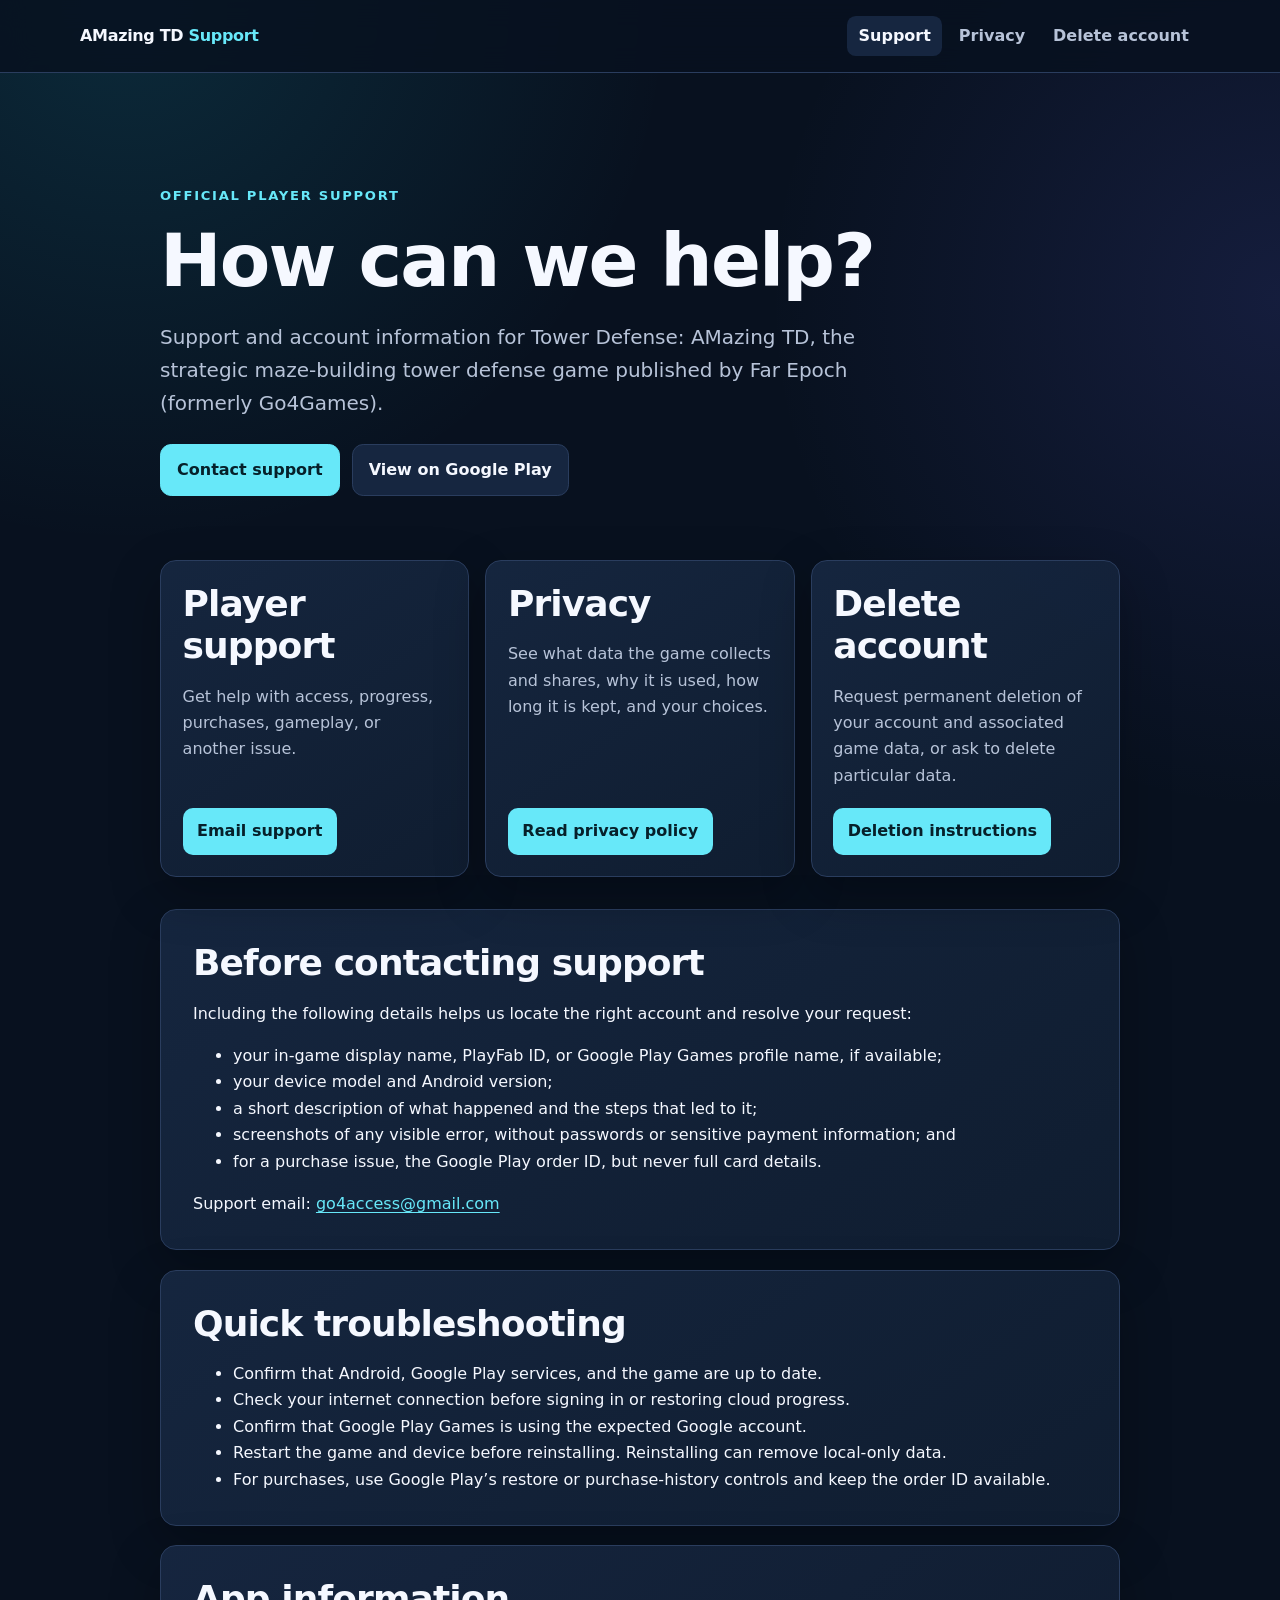
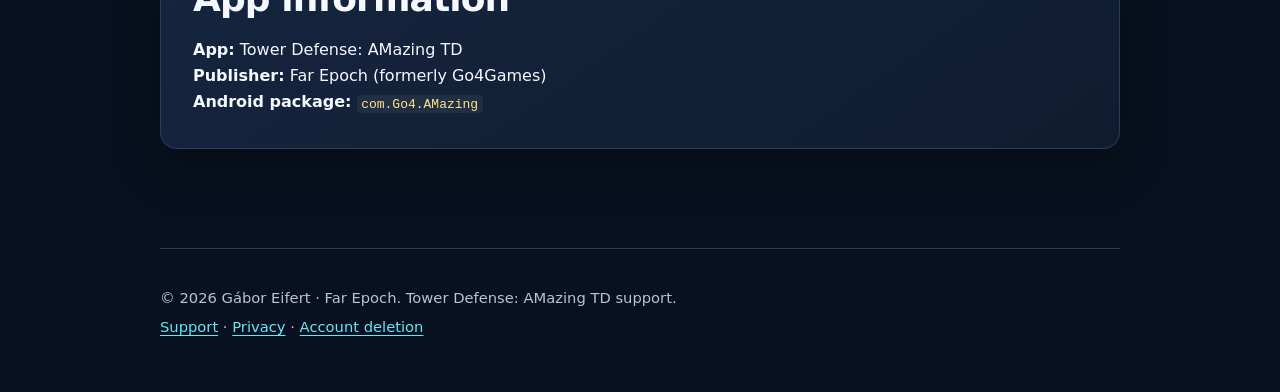
<file: index.html>
<!doctype html>
<html lang="en">
<head>
  <meta charset="utf-8">
  <meta name="viewport" content="width=device-width, initial-scale=1">
  <title>Support — Tower Defense: AMazing TD</title>
  <meta name="description" content="Official support, privacy, and account deletion information for Tower Defense: AMazing TD.">
  <link rel="canonical" href="https://gabhook.github.io/amazing-td-support/">
  <link rel="stylesheet" href="styles.css">
</head>
<body>
  <a class="skip-link" href="#content">Skip to content</a>
  <header class="site-header">
    <nav class="nav" aria-label="Primary navigation">
      <a class="brand" href="index.html">AMazing TD <span>Support</span></a>
      <div class="nav-links">
        <a href="index.html" aria-current="page">Support</a>
        <a href="privacy.html">Privacy</a>
        <a href="account-deletion.html">Delete account</a>
      </div>
    </nav>
  </header>

  <main id="content">
    <div class="hero">
      <p class="eyebrow">Official player support</p>
      <h1>How can we help?</h1>
      <p class="lede">Support and account information for Tower Defense: AMazing TD, the strategic maze-building tower defense game published by Far Epoch (formerly Go4Games).</p>
      <div class="button-row">
        <a class="button primary" href="mailto:go4access@gmail.com?subject=AMazing%20TD%20support">Contact support</a>
        <a class="button" href="https://play.google.com/store/apps/details?id=com.Go4.AMazing">View on Google Play</a>
      </div>
    </div>

    <section aria-label="Support options">
      <div class="grid">
        <article class="card">
          <h2>Player support</h2>
          <p>Get help with access, progress, purchases, gameplay, or another issue.</p>
          <a class="action" href="mailto:go4access@gmail.com?subject=AMazing%20TD%20support">Email support</a>
        </article>
        <article class="card">
          <h2>Privacy</h2>
          <p>See what data the game collects and shares, why it is used, how long it is kept, and your choices.</p>
          <a class="action" href="privacy.html">Read privacy policy</a>
        </article>
        <article class="card">
          <h2>Delete account</h2>
          <p>Request permanent deletion of your account and associated game data, or ask to delete particular data.</p>
          <a class="action" href="account-deletion.html">Deletion instructions</a>
        </article>
      </div>
    </section>

    <section class="panel">
      <h2>Before contacting support</h2>
      <p>Including the following details helps us locate the right account and resolve your request:</p>
      <ul>
        <li>your in-game display name, PlayFab ID, or Google Play Games profile name, if available;</li>
        <li>your device model and Android version;</li>
        <li>a short description of what happened and the steps that led to it;</li>
        <li>screenshots of any visible error, without passwords or sensitive payment information; and</li>
        <li>for a purchase issue, the Google Play order ID, but never full card details.</li>
      </ul>
      <p>Support email: <a href="mailto:go4access@gmail.com">go4access@gmail.com</a></p>
    </section>

    <section class="panel">
      <h2>Quick troubleshooting</h2>
      <ul>
        <li>Confirm that Android, Google Play services, and the game are up to date.</li>
        <li>Check your internet connection before signing in or restoring cloud progress.</li>
        <li>Confirm that Google Play Games is using the expected Google account.</li>
        <li>Restart the game and device before reinstalling. Reinstalling can remove local-only data.</li>
        <li>For purchases, use Google Play’s restore or purchase-history controls and keep the order ID available.</li>
      </ul>
    </section>

    <section class="panel">
      <h2>App information</h2>
      <p><strong>App:</strong> Tower Defense: AMazing TD<br>
      <strong>Publisher:</strong> Far Epoch (formerly Go4Games)<br>
      <strong>Android package:</strong> <code>com.Go4.AMazing</code></p>
    </section>
  </main>

  <footer class="site-footer">
    <p>© 2026 Gábor Eifert · Far Epoch. Tower Defense: AMazing TD support.</p>
    <p><a href="index.html">Support</a> · <a href="privacy.html">Privacy</a> · <a href="account-deletion.html">Account deletion</a></p>
  </footer>
</body>
</html>
</file>
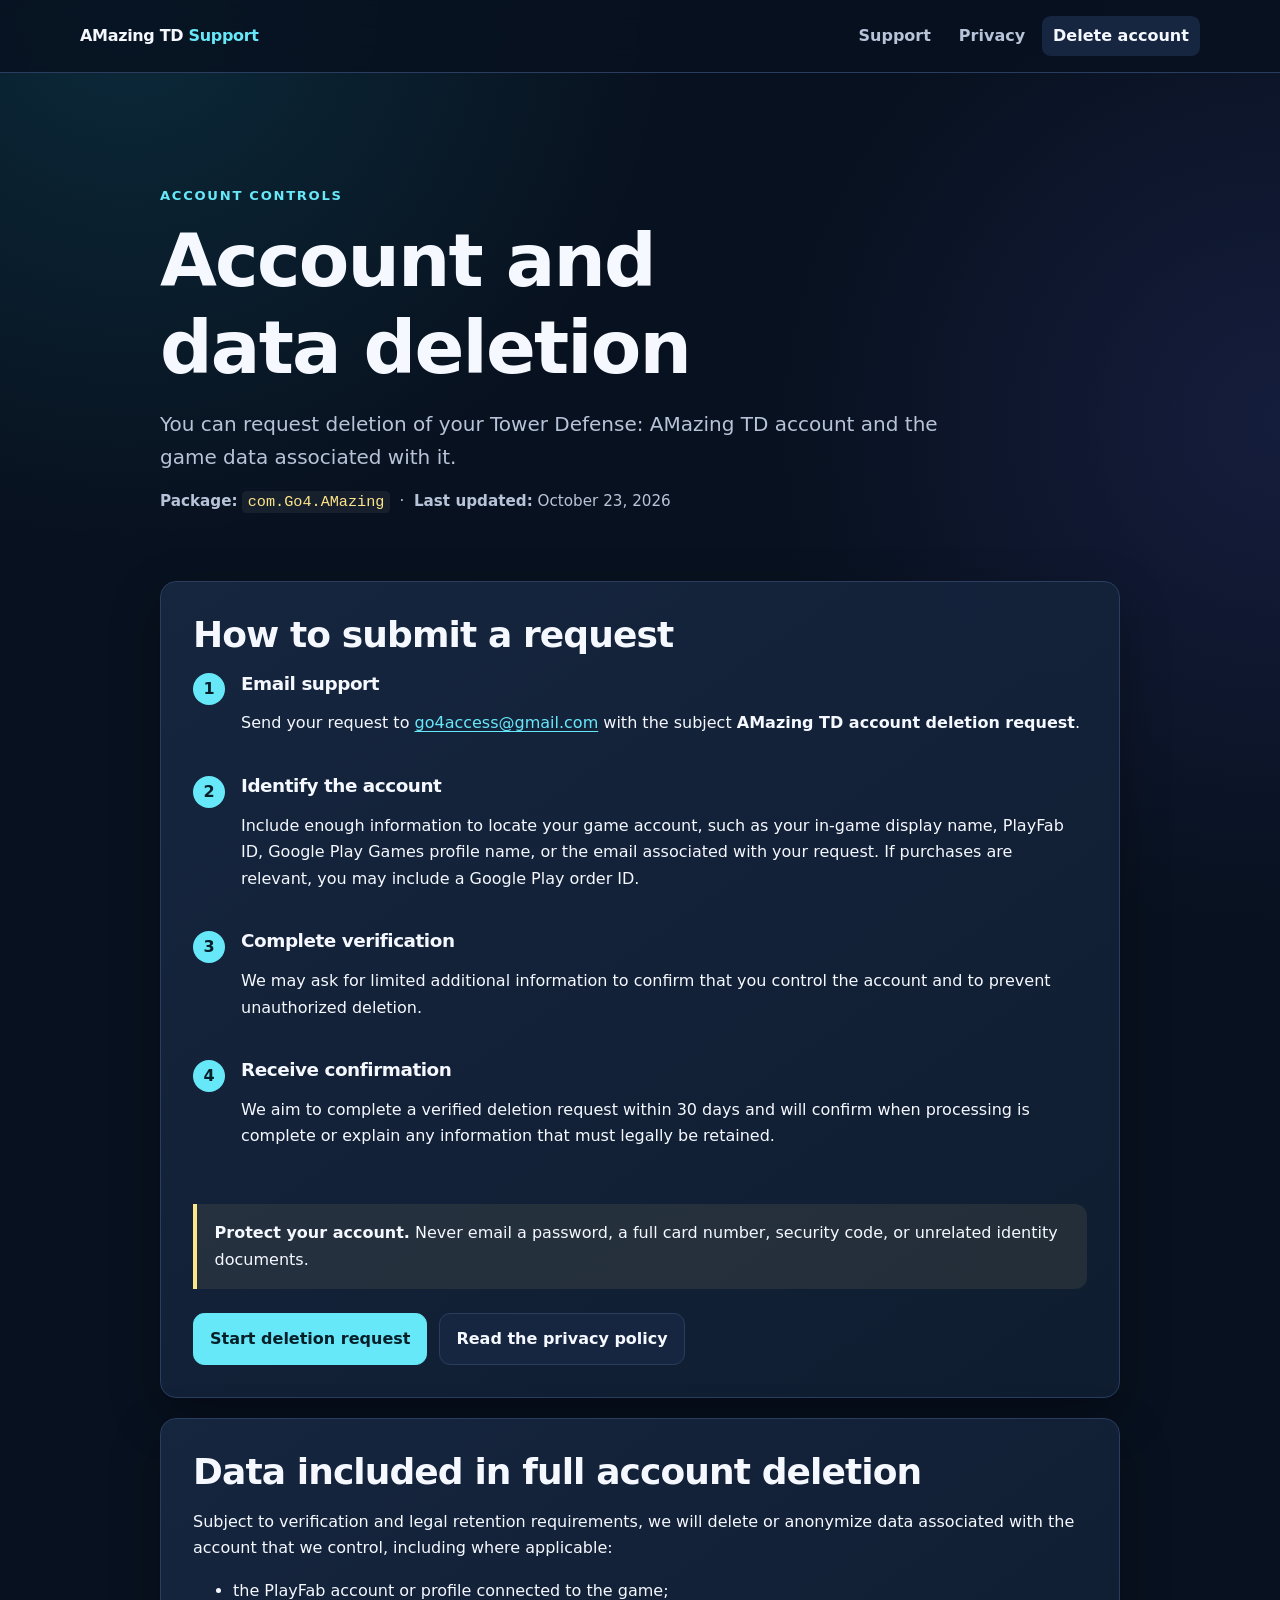
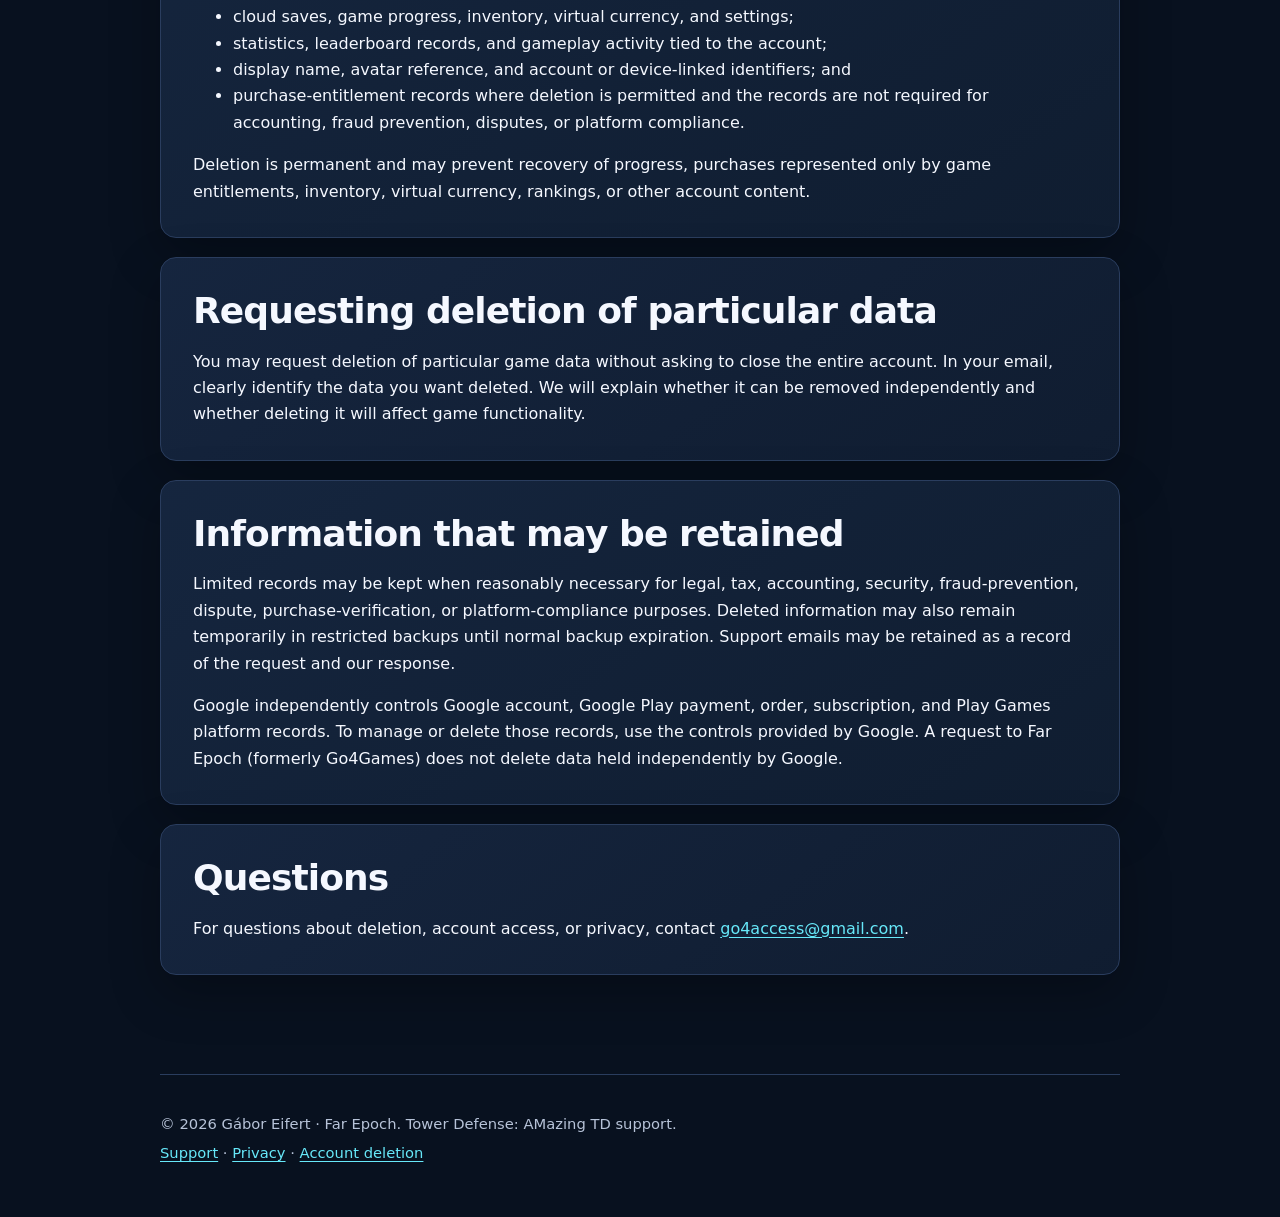
<file: account-deletion.html>
<!doctype html>
<html lang="en">
<head>
  <meta charset="utf-8">
  <meta name="viewport" content="width=device-width, initial-scale=1">
  <title>Account and Data Deletion — Tower Defense: AMazing TD</title>
  <meta name="description" content="How to request deletion of a Tower Defense: AMazing TD account and associated data.">
  <link rel="canonical" href="https://gabhook.github.io/amazing-td-support/account-deletion.html">
  <link rel="stylesheet" href="styles.css">
</head>
<body>
  <a class="skip-link" href="#content">Skip to content</a>
  <header class="site-header">
    <nav class="nav" aria-label="Primary navigation">
      <a class="brand" href="index.html">AMazing TD <span>Support</span></a>
      <div class="nav-links">
        <a href="index.html">Support</a>
        <a href="privacy.html">Privacy</a>
        <a href="account-deletion.html" aria-current="page">Delete account</a>
      </div>
    </nav>
  </header>

  <main id="content">
    <div class="hero">
      <p class="eyebrow">Account controls</p>
      <h1>Account and data deletion</h1>
      <p class="lede">You can request deletion of your Tower Defense: AMazing TD account and the game data associated with it.</p>
      <p class="meta"><strong>Package:</strong> <code>com.Go4.AMazing</code> &nbsp;·&nbsp; <strong>Last updated:</strong> October 23, 2026</p>
    </div>

    <section class="panel">
      <h2>How to submit a request</h2>
      <ol class="steps">
        <li>
          <h3>Email support</h3>
          <p>Send your request to <a href="mailto:go4access@gmail.com?subject=AMazing%20TD%20account%20deletion%20request">go4access@gmail.com</a> with the subject <strong>AMazing TD account deletion request</strong>.</p>
        </li>
        <li>
          <h3>Identify the account</h3>
          <p>Include enough information to locate your game account, such as your in-game display name, PlayFab ID, Google Play Games profile name, or the email associated with your request. If purchases are relevant, you may include a Google Play order ID.</p>
        </li>
        <li>
          <h3>Complete verification</h3>
          <p>We may ask for limited additional information to confirm that you control the account and to prevent unauthorized deletion.</p>
        </li>
        <li>
          <h3>Receive confirmation</h3>
          <p>We aim to complete a verified deletion request within 30 days and will confirm when processing is complete or explain any information that must legally be retained.</p>
        </li>
      </ol>
      <div class="notice warning">
        <strong>Protect your account.</strong> Never email a password, a full card number, security code, or unrelated identity documents.
      </div>
      <div class="button-row">
        <a class="button primary" href="mailto:go4access@gmail.com?subject=AMazing%20TD%20account%20deletion%20request">Start deletion request</a>
        <a class="button" href="privacy.html">Read the privacy policy</a>
      </div>
    </section>

    <section class="panel">
      <h2>Data included in full account deletion</h2>
      <p>Subject to verification and legal retention requirements, we will delete or anonymize data associated with the account that we control, including where applicable:</p>
      <ul>
        <li>the PlayFab account or profile connected to the game;</li>
        <li>cloud saves, game progress, inventory, virtual currency, and settings;</li>
        <li>statistics, leaderboard records, and gameplay activity tied to the account;</li>
        <li>display name, avatar reference, and account or device-linked identifiers; and</li>
        <li>purchase-entitlement records where deletion is permitted and the records are not required for accounting, fraud prevention, disputes, or platform compliance.</li>
      </ul>
      <p>Deletion is permanent and may prevent recovery of progress, purchases represented only by game entitlements, inventory, virtual currency, rankings, or other account content.</p>
    </section>

    <section class="panel">
      <h2>Requesting deletion of particular data</h2>
      <p>You may request deletion of particular game data without asking to close the entire account. In your email, clearly identify the data you want deleted. We will explain whether it can be removed independently and whether deleting it will affect game functionality.</p>
    </section>

    <section class="panel">
      <h2>Information that may be retained</h2>
      <p>Limited records may be kept when reasonably necessary for legal, tax, accounting, security, fraud-prevention, dispute, purchase-verification, or platform-compliance purposes. Deleted information may also remain temporarily in restricted backups until normal backup expiration. Support emails may be retained as a record of the request and our response.</p>
      <p>Google independently controls Google account, Google Play payment, order, subscription, and Play Games platform records. To manage or delete those records, use the controls provided by Google. A request to Far Epoch (formerly Go4Games) does not delete data held independently by Google.</p>
    </section>

    <section class="panel">
      <h2>Questions</h2>
      <p>For questions about deletion, account access, or privacy, contact <a href="mailto:go4access@gmail.com">go4access@gmail.com</a>.</p>
    </section>
  </main>

  <footer class="site-footer">
    <p>© 2026 Gábor Eifert · Far Epoch. Tower Defense: AMazing TD support.</p>
    <p><a href="index.html">Support</a> · <a href="privacy.html">Privacy</a> · <a href="account-deletion.html">Account deletion</a></p>
  </footer>
</body>
</html>
</file>
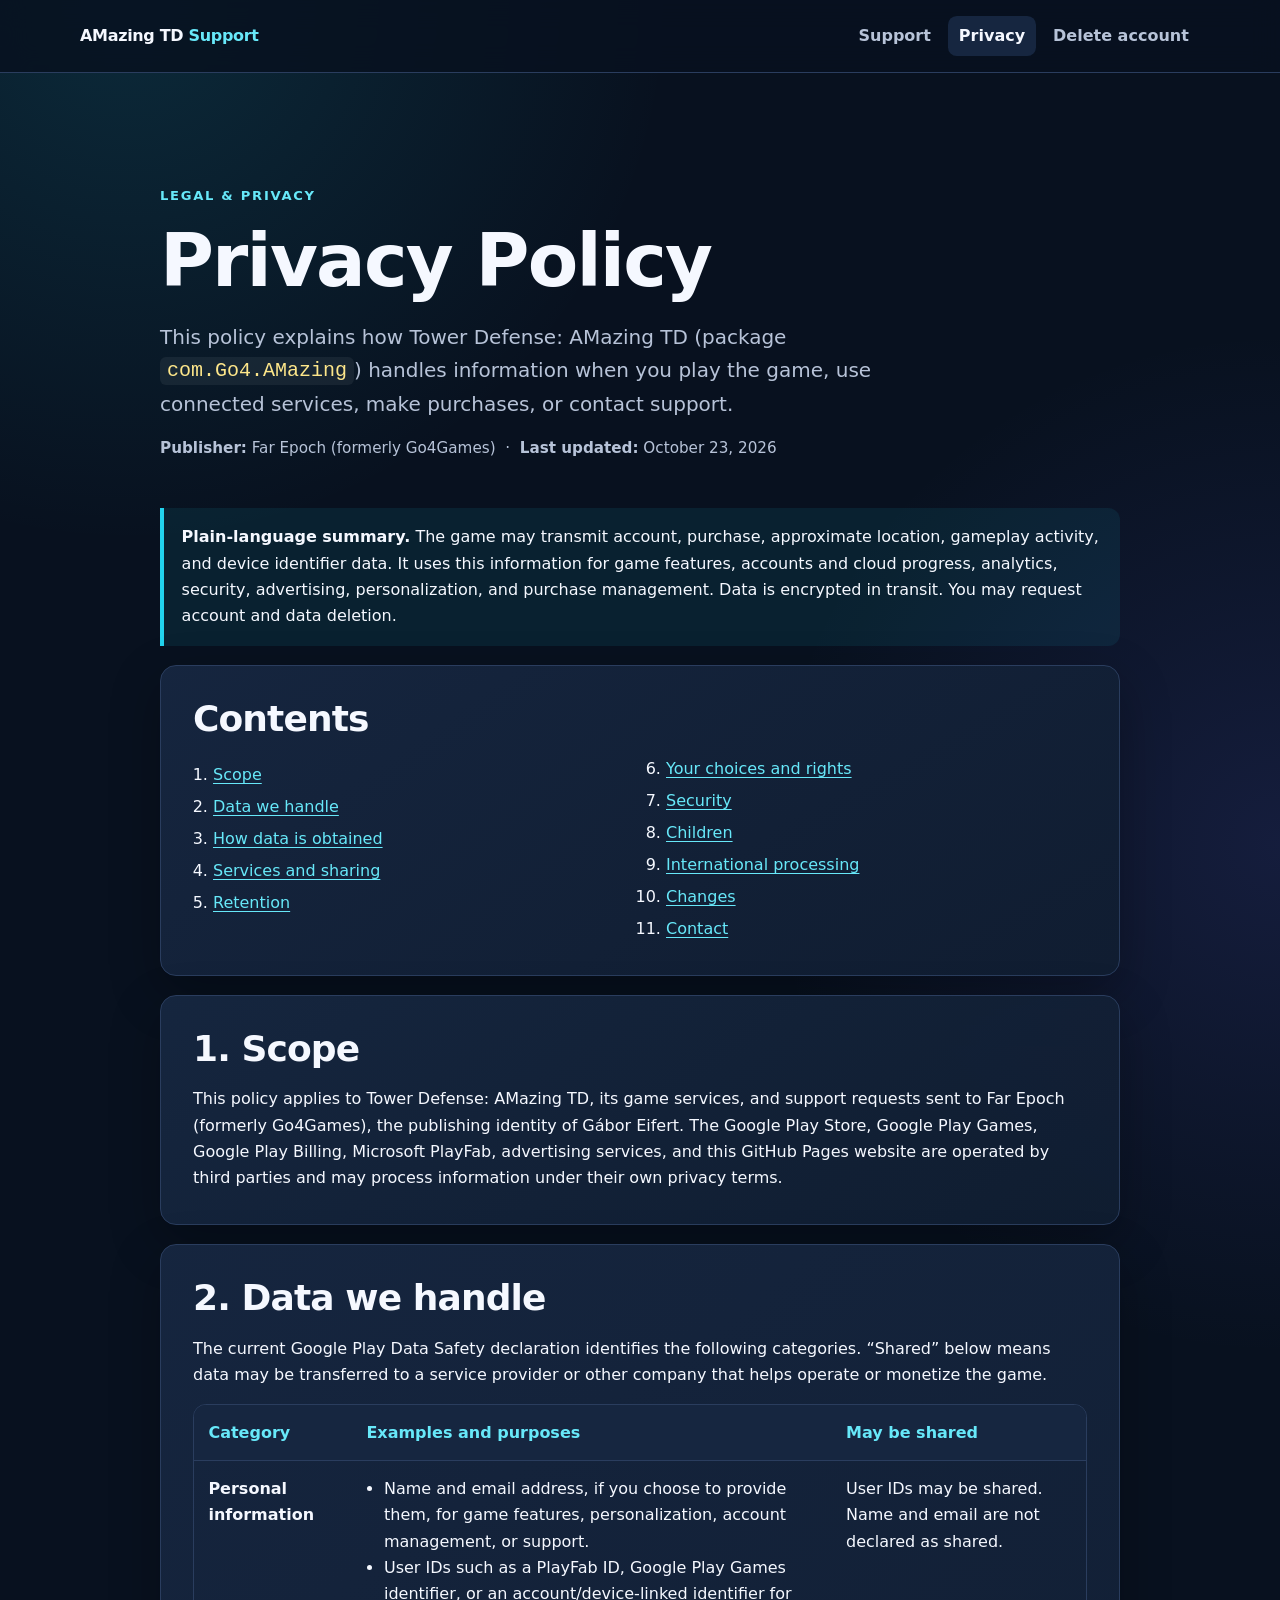
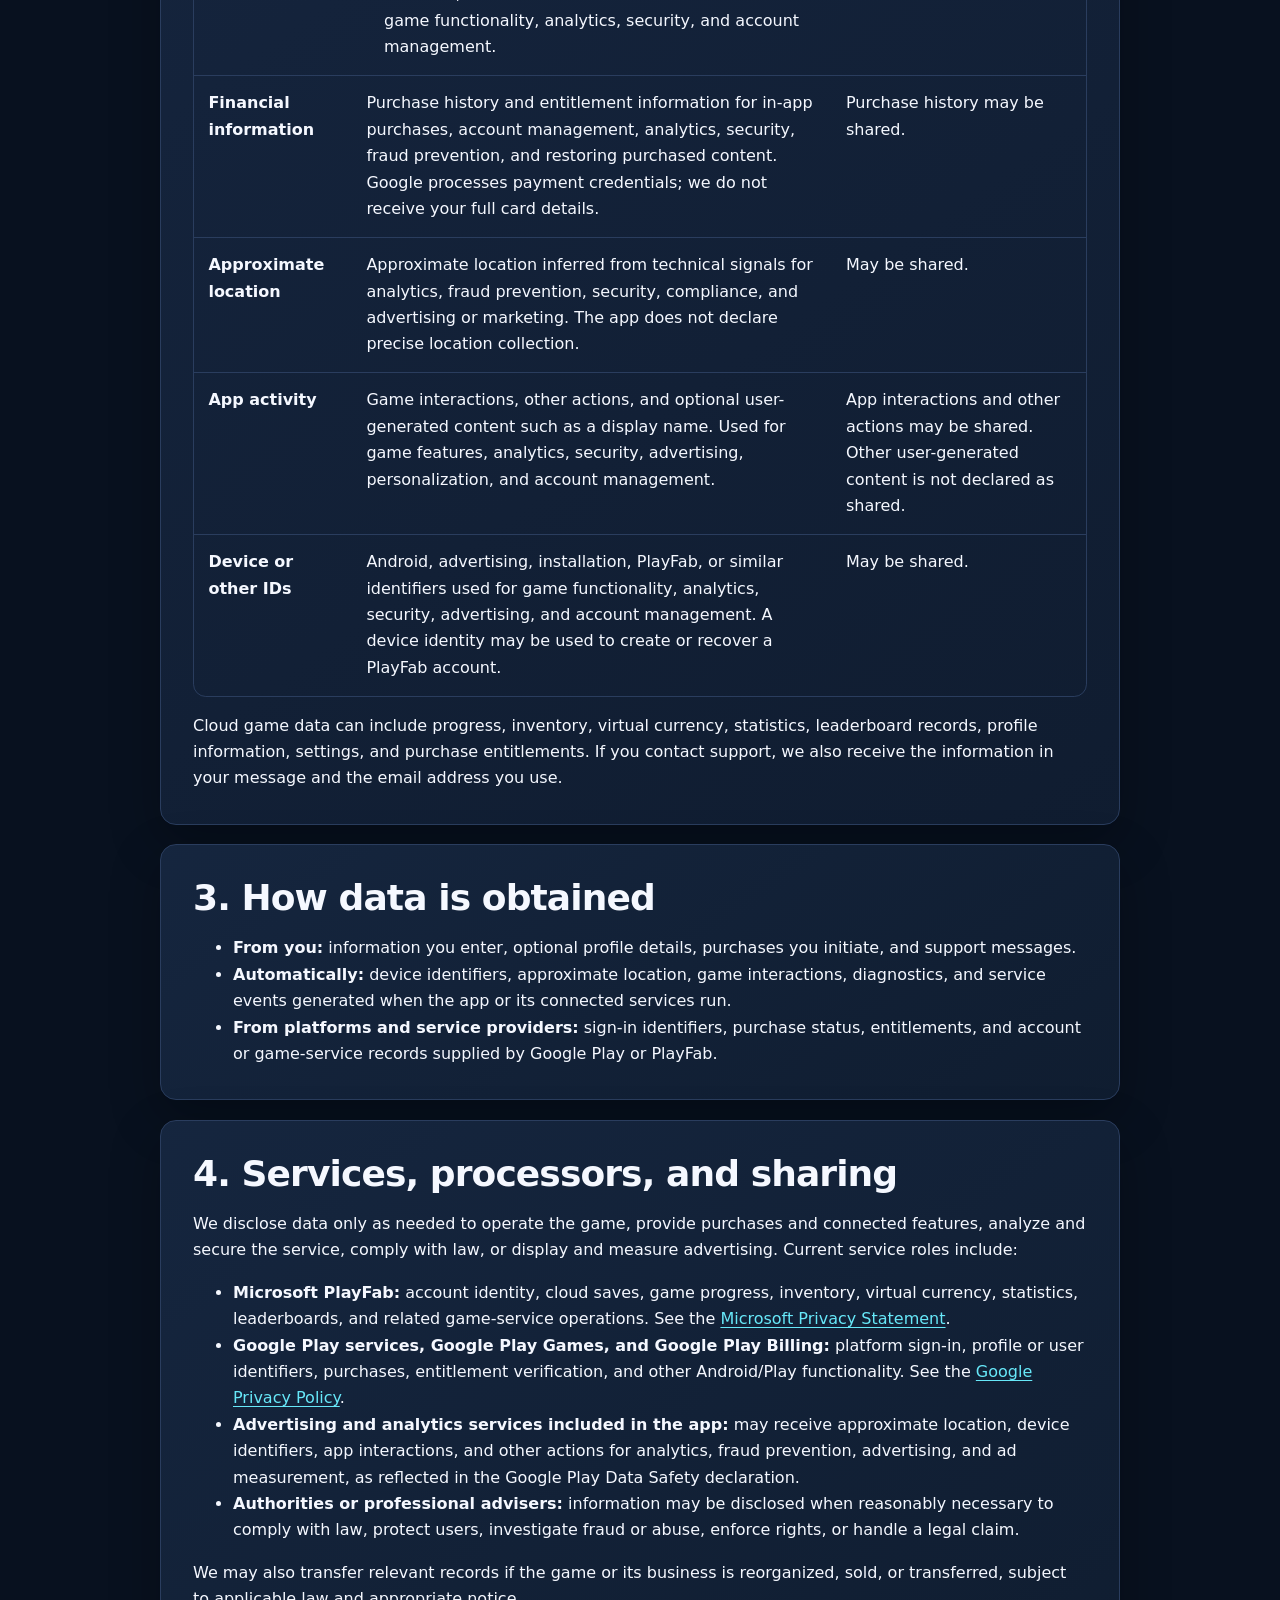
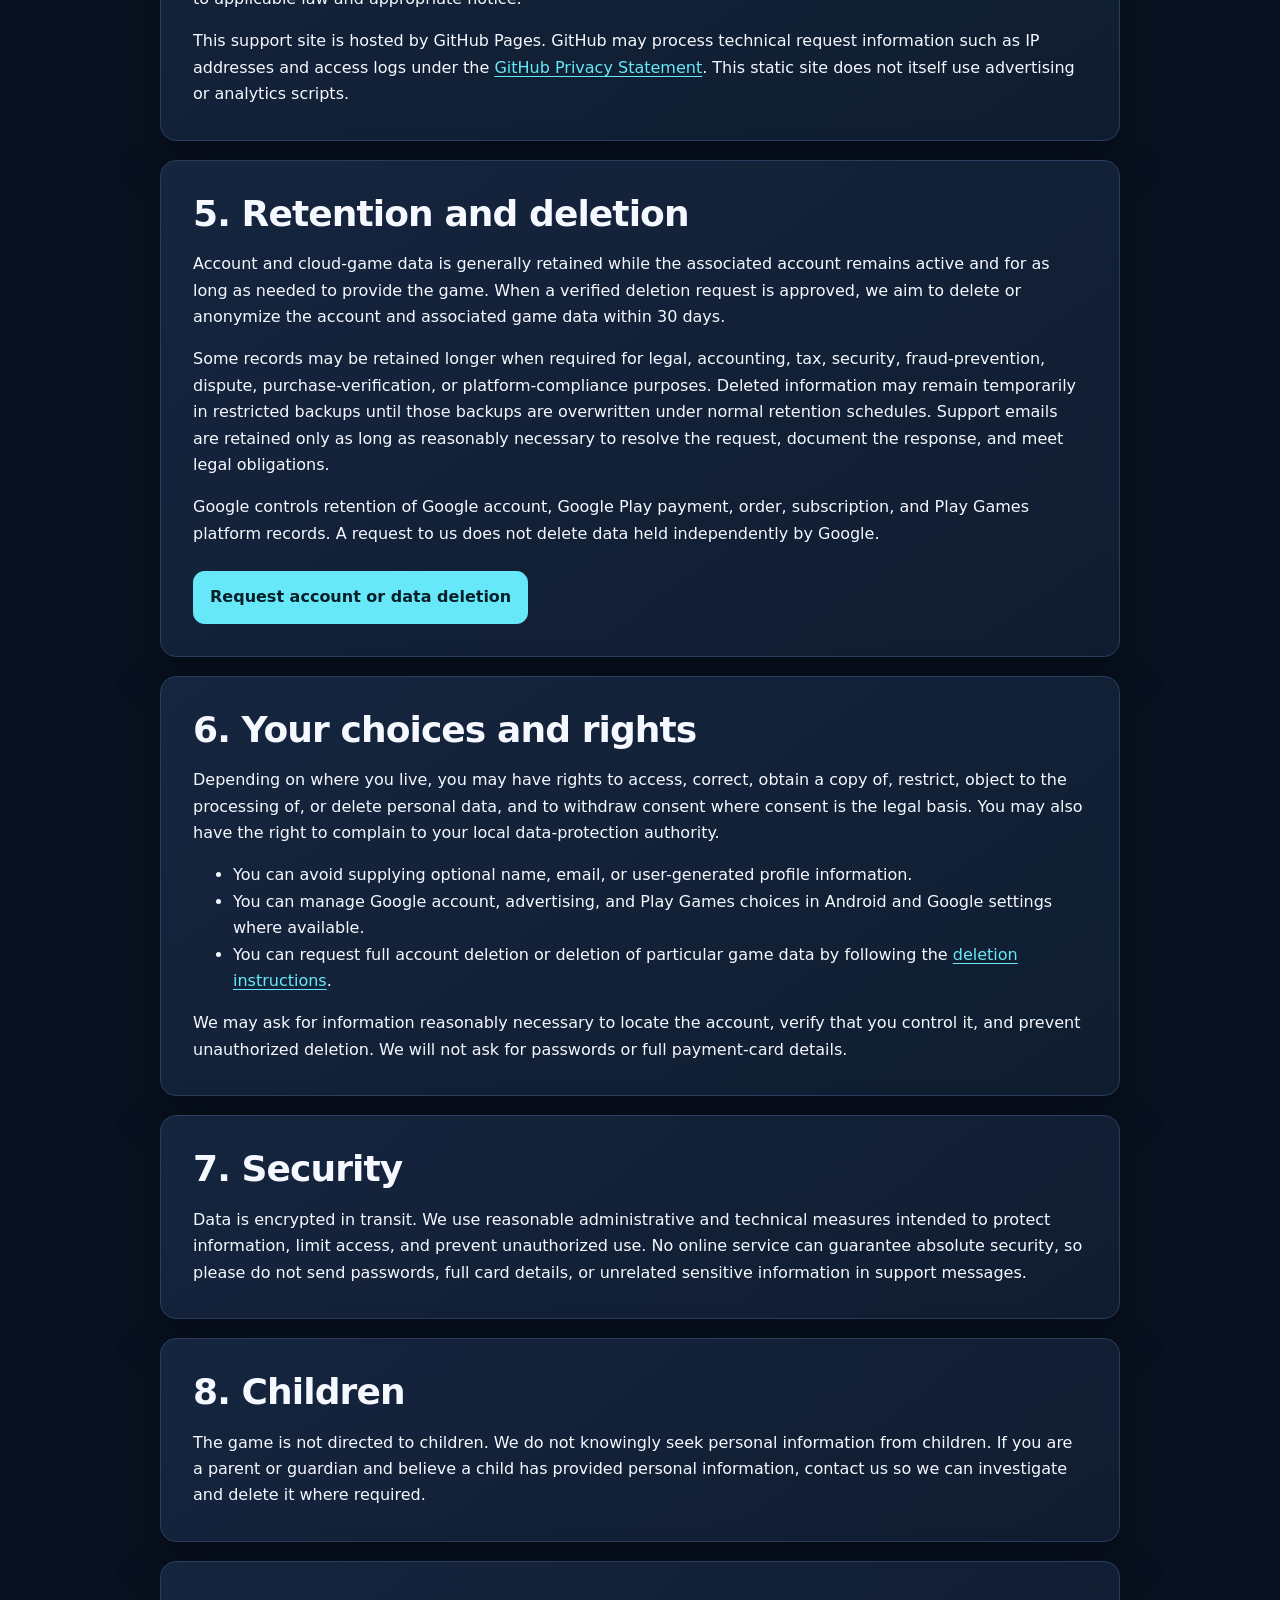
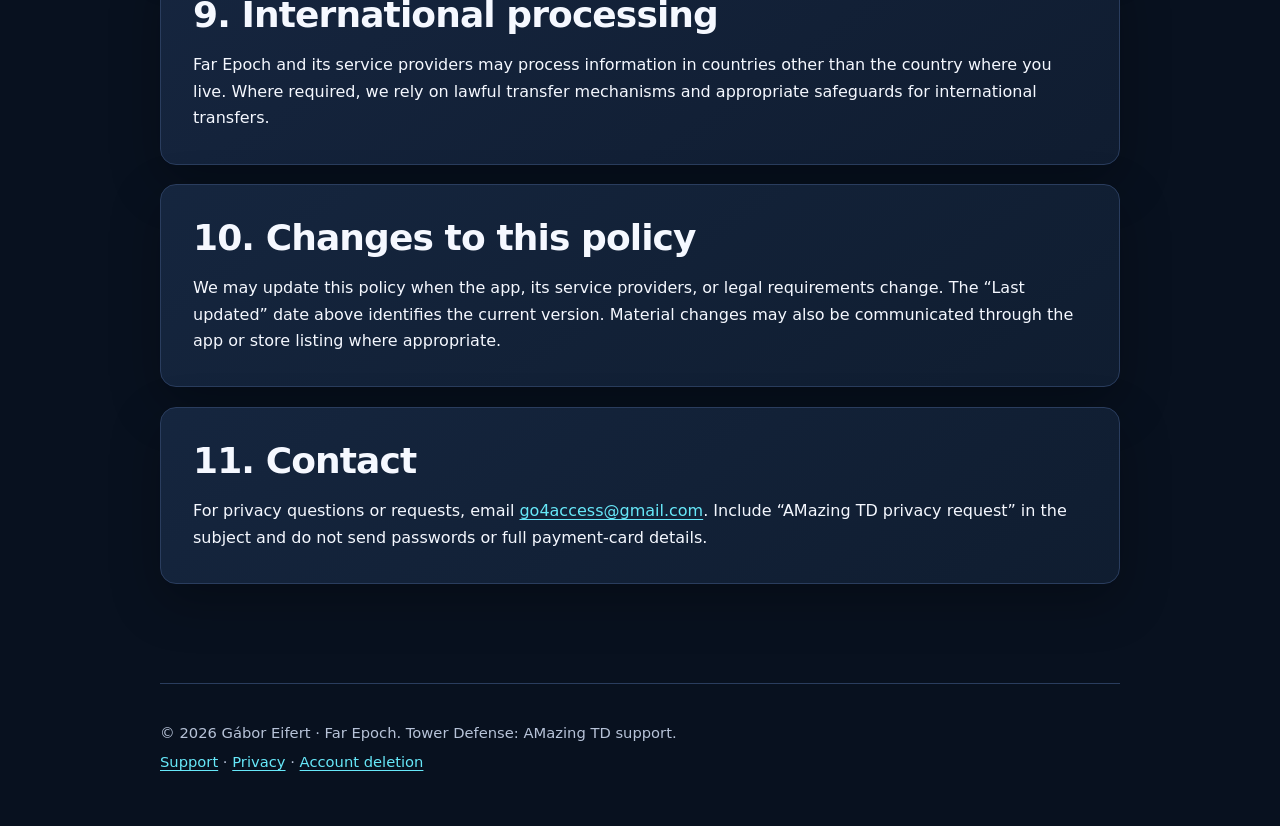
<file: privacy.html>
<!doctype html>
<html lang="en">
<head>
  <meta charset="utf-8">
  <meta name="viewport" content="width=device-width, initial-scale=1">
  <title>Privacy Policy — Tower Defense: AMazing TD</title>
  <meta name="description" content="Privacy policy for Tower Defense: AMazing TD, including data collection, sharing, retention, security, and deletion information.">
  <link rel="canonical" href="https://gabhook.github.io/amazing-td-support/privacy.html">
  <link rel="stylesheet" href="styles.css">
</head>
<body>
  <a class="skip-link" href="#content">Skip to content</a>
  <header class="site-header">
    <nav class="nav" aria-label="Primary navigation">
      <a class="brand" href="index.html">AMazing TD <span>Support</span></a>
      <div class="nav-links">
        <a href="index.html">Support</a>
        <a href="privacy.html" aria-current="page">Privacy</a>
        <a href="account-deletion.html">Delete account</a>
      </div>
    </nav>
  </header>

  <main id="content">
    <div class="hero">
      <p class="eyebrow">Legal &amp; privacy</p>
      <h1>Privacy Policy</h1>
      <p class="lede">This policy explains how Tower Defense: AMazing TD (package <code>com.Go4.AMazing</code>) handles information when you play the game, use connected services, make purchases, or contact support.</p>
      <p class="meta"><strong>Publisher:</strong> Far Epoch (formerly Go4Games) &nbsp;·&nbsp; <strong>Last updated:</strong> October 23, 2026</p>
    </div>

    <div class="notice">
      <strong>Plain-language summary.</strong> The game may transmit account, purchase, approximate location, gameplay activity, and device identifier data. It uses this information for game features, accounts and cloud progress, analytics, security, advertising, personalization, and purchase management. Data is encrypted in transit. You may request account and data deletion.
    </div>

    <section class="panel" aria-labelledby="contents">
      <h2 id="contents">Contents</h2>
      <ol class="toc">
        <li><a href="#scope">Scope</a></li>
        <li><a href="#data">Data we handle</a></li>
        <li><a href="#sources">How data is obtained</a></li>
        <li><a href="#services">Services and sharing</a></li>
        <li><a href="#retention">Retention</a></li>
        <li><a href="#choices">Your choices and rights</a></li>
        <li><a href="#security">Security</a></li>
        <li><a href="#children">Children</a></li>
        <li><a href="#transfers">International processing</a></li>
        <li><a href="#changes">Changes</a></li>
        <li><a href="#contact">Contact</a></li>
      </ol>
    </section>

    <section class="panel" id="scope">
      <h2>1. Scope</h2>
      <p>This policy applies to Tower Defense: AMazing TD, its game services, and support requests sent to Far Epoch (formerly Go4Games), the publishing identity of Gábor Eifert. The Google Play Store, Google Play Games, Google Play Billing, Microsoft PlayFab, advertising services, and this GitHub Pages website are operated by third parties and may process information under their own privacy terms.</p>
    </section>

    <section class="panel" id="data">
      <h2>2. Data we handle</h2>
      <p>The current Google Play Data Safety declaration identifies the following categories. “Shared” below means data may be transferred to a service provider or other company that helps operate or monetize the game.</p>
      <div class="table-wrap">
        <table>
          <thead>
            <tr>
              <th scope="col">Category</th>
              <th scope="col">Examples and purposes</th>
              <th scope="col">May be shared</th>
            </tr>
          </thead>
          <tbody>
            <tr>
              <td><strong>Personal information</strong></td>
              <td>
                <ul>
                  <li>Name and email address, if you choose to provide them, for game features, personalization, account management, or support.</li>
                  <li>User IDs such as a PlayFab ID, Google Play Games identifier, or an account/device-linked identifier for game functionality, analytics, security, and account management.</li>
                </ul>
              </td>
              <td>User IDs may be shared. Name and email are not declared as shared.</td>
            </tr>
            <tr>
              <td><strong>Financial information</strong></td>
              <td>Purchase history and entitlement information for in-app purchases, account management, analytics, security, fraud prevention, and restoring purchased content. Google processes payment credentials; we do not receive your full card details.</td>
              <td>Purchase history may be shared.</td>
            </tr>
            <tr>
              <td><strong>Approximate location</strong></td>
              <td>Approximate location inferred from technical signals for analytics, fraud prevention, security, compliance, and advertising or marketing. The app does not declare precise location collection.</td>
              <td>May be shared.</td>
            </tr>
            <tr>
              <td><strong>App activity</strong></td>
              <td>Game interactions, other actions, and optional user-generated content such as a display name. Used for game features, analytics, security, advertising, personalization, and account management.</td>
              <td>App interactions and other actions may be shared. Other user-generated content is not declared as shared.</td>
            </tr>
            <tr>
              <td><strong>Device or other IDs</strong></td>
              <td>Android, advertising, installation, PlayFab, or similar identifiers used for game functionality, analytics, security, advertising, and account management. A device identity may be used to create or recover a PlayFab account.</td>
              <td>May be shared.</td>
            </tr>
          </tbody>
        </table>
      </div>
      <p>Cloud game data can include progress, inventory, virtual currency, statistics, leaderboard records, profile information, settings, and purchase entitlements. If you contact support, we also receive the information in your message and the email address you use.</p>
    </section>

    <section class="panel" id="sources">
      <h2>3. How data is obtained</h2>
      <ul>
        <li><strong>From you:</strong> information you enter, optional profile details, purchases you initiate, and support messages.</li>
        <li><strong>Automatically:</strong> device identifiers, approximate location, game interactions, diagnostics, and service events generated when the app or its connected services run.</li>
        <li><strong>From platforms and service providers:</strong> sign-in identifiers, purchase status, entitlements, and account or game-service records supplied by Google Play or PlayFab.</li>
      </ul>
    </section>

    <section class="panel" id="services">
      <h2>4. Services, processors, and sharing</h2>
      <p>We disclose data only as needed to operate the game, provide purchases and connected features, analyze and secure the service, comply with law, or display and measure advertising. Current service roles include:</p>
      <ul>
        <li><strong>Microsoft PlayFab:</strong> account identity, cloud saves, game progress, inventory, virtual currency, statistics, leaderboards, and related game-service operations. See the <a href="https://privacy.microsoft.com/privacystatement">Microsoft Privacy Statement</a>.</li>
        <li><strong>Google Play services, Google Play Games, and Google Play Billing:</strong> platform sign-in, profile or user identifiers, purchases, entitlement verification, and other Android/Play functionality. See the <a href="https://policies.google.com/privacy">Google Privacy Policy</a>.</li>
        <li><strong>Advertising and analytics services included in the app:</strong> may receive approximate location, device identifiers, app interactions, and other actions for analytics, fraud prevention, advertising, and ad measurement, as reflected in the Google Play Data Safety declaration.</li>
        <li><strong>Authorities or professional advisers:</strong> information may be disclosed when reasonably necessary to comply with law, protect users, investigate fraud or abuse, enforce rights, or handle a legal claim.</li>
      </ul>
      <p>We may also transfer relevant records if the game or its business is reorganized, sold, or transferred, subject to applicable law and appropriate notice.</p>
      <p>This support site is hosted by GitHub Pages. GitHub may process technical request information such as IP addresses and access logs under the <a href="https://docs.github.com/en/site-policy/privacy-policies/github-general-privacy-statement">GitHub Privacy Statement</a>. This static site does not itself use advertising or analytics scripts.</p>
    </section>

    <section class="panel" id="retention">
      <h2>5. Retention and deletion</h2>
      <p>Account and cloud-game data is generally retained while the associated account remains active and for as long as needed to provide the game. When a verified deletion request is approved, we aim to delete or anonymize the account and associated game data within 30 days.</p>
      <p>Some records may be retained longer when required for legal, accounting, tax, security, fraud-prevention, dispute, purchase-verification, or platform-compliance purposes. Deleted information may remain temporarily in restricted backups until those backups are overwritten under normal retention schedules. Support emails are retained only as long as reasonably necessary to resolve the request, document the response, and meet legal obligations.</p>
      <p>Google controls retention of Google account, Google Play payment, order, subscription, and Play Games platform records. A request to us does not delete data held independently by Google.</p>
      <div class="button-row">
        <a class="button primary" href="account-deletion.html">Request account or data deletion</a>
      </div>
    </section>

    <section class="panel" id="choices">
      <h2>6. Your choices and rights</h2>
      <p>Depending on where you live, you may have rights to access, correct, obtain a copy of, restrict, object to the processing of, or delete personal data, and to withdraw consent where consent is the legal basis. You may also have the right to complain to your local data-protection authority.</p>
      <ul>
        <li>You can avoid supplying optional name, email, or user-generated profile information.</li>
        <li>You can manage Google account, advertising, and Play Games choices in Android and Google settings where available.</li>
        <li>You can request full account deletion or deletion of particular game data by following the <a href="account-deletion.html">deletion instructions</a>.</li>
      </ul>
      <p>We may ask for information reasonably necessary to locate the account, verify that you control it, and prevent unauthorized deletion. We will not ask for passwords or full payment-card details.</p>
    </section>

    <section class="panel" id="security">
      <h2>7. Security</h2>
      <p>Data is encrypted in transit. We use reasonable administrative and technical measures intended to protect information, limit access, and prevent unauthorized use. No online service can guarantee absolute security, so please do not send passwords, full card details, or unrelated sensitive information in support messages.</p>
    </section>

    <section class="panel" id="children">
      <h2>8. Children</h2>
      <p>The game is not directed to children. We do not knowingly seek personal information from children. If you are a parent or guardian and believe a child has provided personal information, contact us so we can investigate and delete it where required.</p>
    </section>

    <section class="panel" id="transfers">
      <h2>9. International processing</h2>
      <p>Far Epoch and its service providers may process information in countries other than the country where you live. Where required, we rely on lawful transfer mechanisms and appropriate safeguards for international transfers.</p>
    </section>

    <section class="panel" id="changes">
      <h2>10. Changes to this policy</h2>
      <p>We may update this policy when the app, its service providers, or legal requirements change. The “Last updated” date above identifies the current version. Material changes may also be communicated through the app or store listing where appropriate.</p>
    </section>

    <section class="panel" id="contact">
      <h2>11. Contact</h2>
      <p>For privacy questions or requests, email <a href="mailto:go4access@gmail.com">go4access@gmail.com</a>. Include “AMazing TD privacy request” in the subject and do not send passwords or full payment-card details.</p>
    </section>
  </main>

  <footer class="site-footer">
    <p>© 2026 Gábor Eifert · Far Epoch. Tower Defense: AMazing TD support.</p>
    <p><a href="index.html">Support</a> · <a href="privacy.html">Privacy</a> · <a href="account-deletion.html">Account deletion</a></p>
  </footer>
</body>
</html>
</file>
<file: styles.css>
:root {
  --bg: #08111f;
  --surface: #101d31;
  --surface-2: #162640;
  --text: #f5f8ff;
  --muted: #b7c3d8;
  --accent: #67e8f9;
  --accent-strong: #22d3ee;
  --line: #2a3d5e;
  --success: #86efac;
  --warning: #fde68a;
  --shadow: 0 18px 50px rgba(0, 0, 0, .28);
  color-scheme: dark;
  font-family: Inter, ui-sans-serif, system-ui, -apple-system, BlinkMacSystemFont, "Segoe UI", sans-serif;
}

* { box-sizing: border-box; }
html { scroll-behavior: smooth; }
body {
  margin: 0;
  min-height: 100vh;
  background:
    radial-gradient(circle at 10% 0%, rgba(34, 211, 238, .13), transparent 34rem),
    radial-gradient(circle at 100% 15%, rgba(99, 102, 241, .14), transparent 32rem),
    var(--bg);
  color: var(--text);
  line-height: 1.65;
}

a { color: var(--accent); text-underline-offset: .2em; }
a:hover { color: #a5f3fc; }
a:focus-visible, button:focus-visible {
  outline: 3px solid var(--warning);
  outline-offset: 3px;
  border-radius: .25rem;
}

.skip-link {
  position: absolute;
  left: 1rem;
  top: -5rem;
  z-index: 100;
  background: var(--warning);
  color: #111827;
  padding: .7rem 1rem;
  border-radius: .5rem;
  font-weight: 800;
}
.skip-link:focus { top: 1rem; }

.site-header {
  border-bottom: 1px solid var(--line);
  background: rgba(8, 17, 31, .84);
  backdrop-filter: blur(14px);
  position: sticky;
  top: 0;
  z-index: 20;
}
.nav {
  width: min(1120px, calc(100% - 2rem));
  min-height: 4.5rem;
  margin: 0 auto;
  display: flex;
  align-items: center;
  justify-content: space-between;
  gap: 1rem;
}
.brand {
  color: var(--text);
  text-decoration: none;
  font-weight: 900;
  letter-spacing: -.02em;
}
.brand span { color: var(--accent); }
.nav-links { display: flex; flex-wrap: wrap; gap: .35rem; }
.nav-links a {
  color: var(--muted);
  text-decoration: none;
  padding: .45rem .7rem;
  border-radius: .55rem;
  font-weight: 700;
}
.nav-links a:hover, .nav-links a[aria-current="page"] {
  color: var(--text);
  background: var(--surface-2);
}

main, .site-footer {
  width: min(960px, calc(100% - 2rem));
  margin-inline: auto;
}
main { padding: 4rem 0 5rem; }

.hero {
  padding: 3rem 0 2rem;
  max-width: 780px;
}
.eyebrow {
  color: var(--accent);
  font-size: .82rem;
  font-weight: 900;
  letter-spacing: .13em;
  text-transform: uppercase;
  margin: 0 0 .7rem;
}
h1, h2, h3 {
  line-height: 1.18;
  letter-spacing: -.025em;
  text-wrap: balance;
}
h1 { font-size: clamp(2.45rem, 7vw, 4.6rem); margin: 0 0 1rem; }
h2 { font-size: clamp(1.55rem, 4vw, 2.25rem); margin: 0 0 1rem; }
h3 { font-size: 1.15rem; margin: 0 0 .55rem; }
.lede {
  color: var(--muted);
  font-size: clamp(1.05rem, 2vw, 1.25rem);
  max-width: 70ch;
  margin: 0;
}
.meta { color: var(--muted); font-size: .95rem; }

.grid {
  display: grid;
  grid-template-columns: repeat(3, 1fr);
  gap: 1rem;
  margin: 2rem 0;
}
.card, .panel {
  background: linear-gradient(145deg, rgba(22, 38, 64, .96), rgba(16, 29, 49, .96));
  border: 1px solid var(--line);
  border-radius: 1rem;
  box-shadow: var(--shadow);
}
.card {
  padding: 1.35rem;
  display: flex;
  flex-direction: column;
}
.card p { color: var(--muted); margin: 0 0 1.2rem; flex: 1; }
.card a.action {
  display: inline-flex;
  align-self: flex-start;
  color: #06202a;
  background: var(--accent);
  padding: .62rem .9rem;
  border-radius: .62rem;
  font-weight: 900;
  text-decoration: none;
}
.card a.action:hover { background: #a5f3fc; color: #06202a; }

.panel { padding: clamp(1.2rem, 4vw, 2rem); margin: 1.2rem 0; }
.panel > :first-child { margin-top: 0; }
.panel > :last-child { margin-bottom: 0; }
.notice {
  border-left: 4px solid var(--accent-strong);
  background: rgba(34, 211, 238, .08);
  padding: 1rem 1.1rem;
  border-radius: 0 .75rem .75rem 0;
}
.warning { border-left-color: var(--warning); background: rgba(253, 230, 138, .08); }

.button-row { display: flex; flex-wrap: wrap; gap: .75rem; margin-top: 1.5rem; }
.button {
  display: inline-flex;
  align-items: center;
  justify-content: center;
  border-radius: .7rem;
  padding: .75rem 1rem;
  font-weight: 900;
  text-decoration: none;
  border: 1px solid var(--line);
  color: var(--text);
  background: var(--surface-2);
}
.button.primary { color: #06202a; background: var(--accent); border-color: var(--accent); }
.button:hover { color: var(--text); border-color: var(--accent); }
.button.primary:hover { color: #06202a; background: #a5f3fc; }

.toc {
  columns: 2;
  column-gap: 2rem;
  padding-left: 1.25rem;
}
.toc li { break-inside: avoid; margin: .35rem 0; }
section[id] { scroll-margin-top: 6rem; }

.table-wrap { overflow-x: auto; border: 1px solid var(--line); border-radius: .8rem; }
table { width: 100%; border-collapse: collapse; min-width: 720px; }
th, td { text-align: left; vertical-align: top; padding: .9rem; border-bottom: 1px solid var(--line); }
th { color: var(--accent); background: var(--surface-2); }
tr:last-child td { border-bottom: 0; }
td ul { margin: 0; padding-left: 1.1rem; }

.steps { counter-reset: steps; list-style: none; padding: 0; }
.steps > li {
  position: relative;
  padding: 0 0 1.4rem 3rem;
  counter-increment: steps;
}
.steps > li::before {
  content: counter(steps);
  position: absolute;
  left: 0;
  top: .05rem;
  width: 2rem;
  height: 2rem;
  display: grid;
  place-items: center;
  border-radius: 50%;
  background: var(--accent);
  color: #06202a;
  font-weight: 900;
}
code {
  color: var(--warning);
  background: rgba(255, 255, 255, .06);
  padding: .12em .35em;
  border-radius: .3em;
}

.site-footer {
  color: var(--muted);
  border-top: 1px solid var(--line);
  padding: 2rem 0 3rem;
  font-size: .92rem;
}
.site-footer p { margin: .3rem 0; }

@media (max-width: 780px) {
  .grid { grid-template-columns: 1fr; }
  .nav { align-items: flex-start; padding: .8rem 0; flex-direction: column; }
  .toc { columns: 1; }
  main { padding-top: 2rem; }
}
</file>
